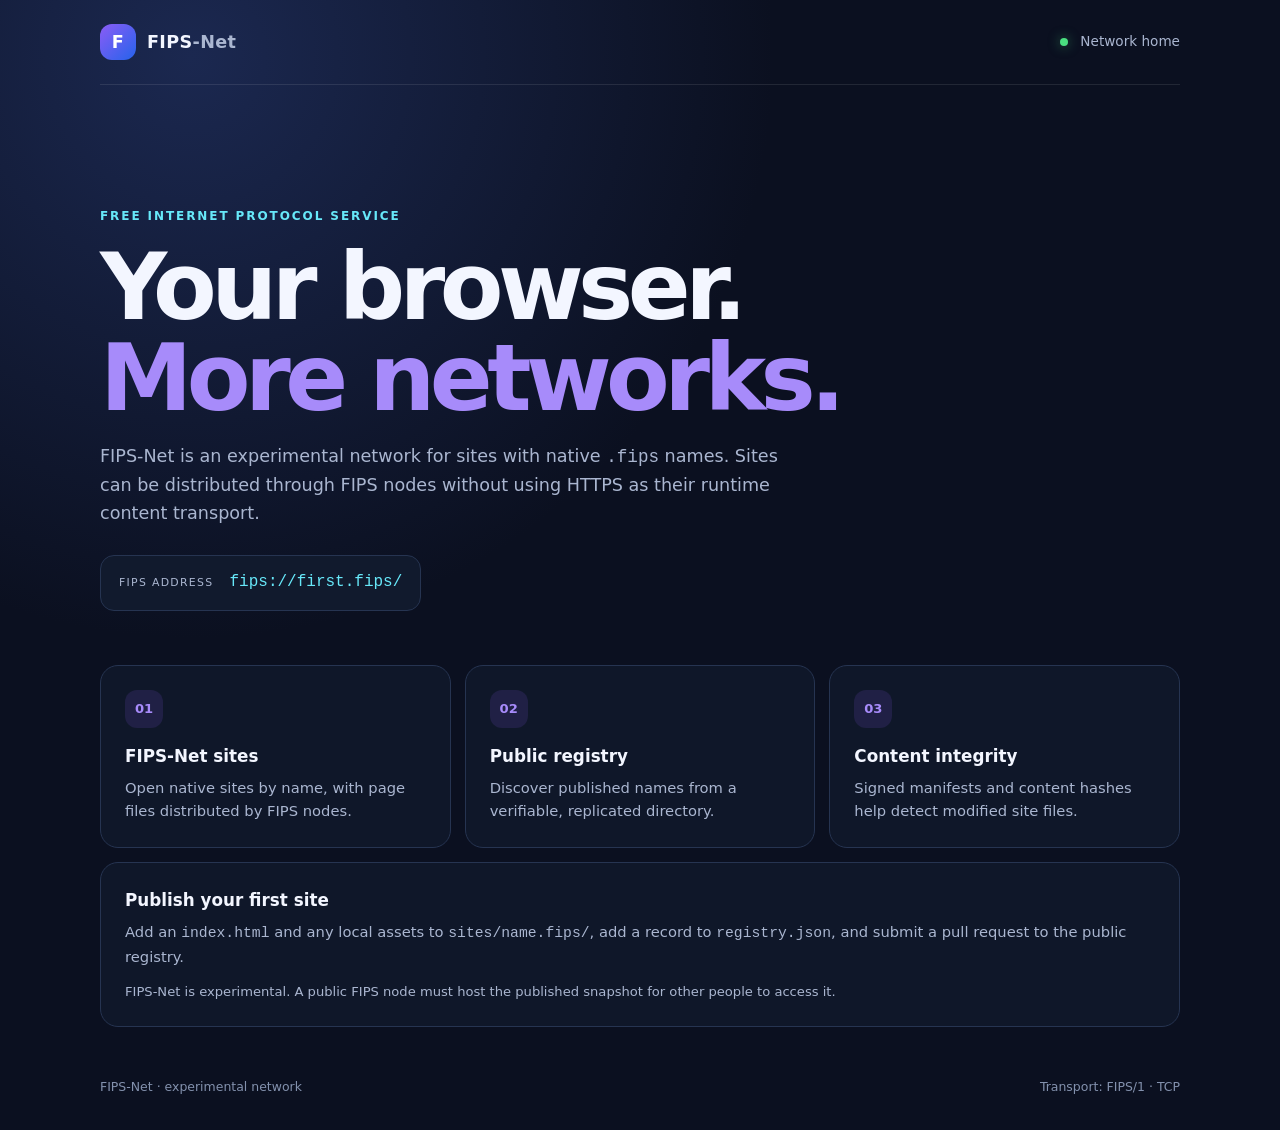
<file: sites/first.fips/index.html>
<!doctype html>
<html lang="en">
<head>
  <meta charset="utf-8">
  <meta name="viewport" content="width=device-width, initial-scale=1">
  <meta name="description" content="The home page of FIPS-Net, an experimental independent network.">
  <title>FIPS-Net — First</title>
  <link rel="stylesheet" href="style.css">
</head>
<body>
  <header class="topbar">
    <a class="brand" href="fips://first.fips/" aria-label="FIPS-Net home"><span class="mark">F</span><span>FIPS<span class="muted">-Net</span></span></a>
    <span class="network-status"><i></i> Network home</span>
  </header>
  <main>
    <section class="hero">
      <p class="eyebrow">FREE INTERNET PROTOCOL SERVICE</p>
      <h1>Your browser.<br><span>More networks.</span></h1>
      <p class="lead">FIPS-Net is an experimental network for sites with native <code>.fips</code> names. Sites can be distributed through FIPS nodes without using HTTPS as their runtime content transport.</p>
      <div class="address"><span class="address-label">FIPS ADDRESS</span><code>fips://first.fips/</code></div>
    </section>
    <section class="grid" aria-label="Network features">
      <article class="tile"><span class="tile-icon">01</span><h2>FIPS-Net sites</h2><p>Open native sites by name, with page files distributed by FIPS nodes.</p></article>
      <article class="tile"><span class="tile-icon">02</span><h2>Public registry</h2><p>Discover published names from a verifiable, replicated directory.</p></article>
      <article class="tile"><span class="tile-icon">03</span><h2>Content integrity</h2><p>Signed manifests and content hashes help detect modified site files.</p></article>
    </section>
    <section class="how">
      <h2>Publish your first site</h2>
      <p>Add an <code>index.html</code> and any local assets to <code>sites/name.fips/</code>, add a record to <code>registry.json</code>, and submit a pull request to the public registry.</p>
      <p class="note">FIPS-Net is experimental. A public FIPS node must host the published snapshot for other people to access it.</p>
    </section>
  </main>
  <footer><span>FIPS-Net · experimental network</span><span>Transport: FIPS/1 · TCP</span></footer>
</body>
</html>
</file>
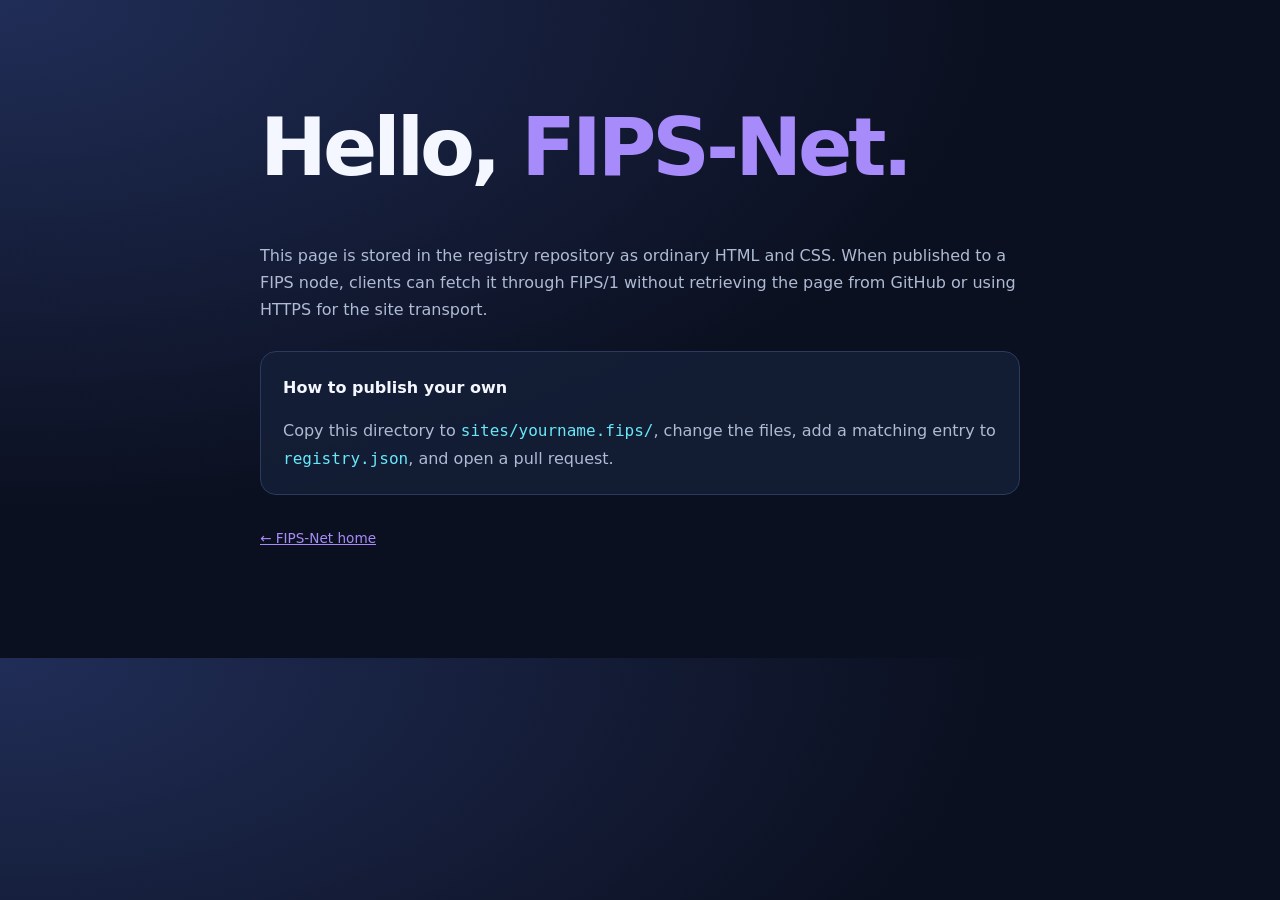
<file: sites/hello.fips/index.html>
<!doctype html>
<html lang="en">
<head>
  <meta charset="utf-8">
  <meta name="viewport" content="width=device-width, initial-scale=1">
  <title>Hello, FIPS-Net</title>
  <link rel="stylesheet" href="style.css">
</head>
<body>
  <main>
    <h1>Hello, <span>FIPS-Net.</span></h1>
    <p>This page is stored in the registry repository as ordinary HTML and CSS. When published to a FIPS node, clients can fetch it through FIPS/1 without retrieving the page from GitHub or using HTTPS for the site transport.</p>
    <div class="card"><strong>How to publish your own</strong><p>Copy this directory to <code>sites/yourname.fips/</code>, change the files, add a matching entry to <code>registry.json</code>, and open a pull request.</p></div>
    <p class="small"><a href="fips://first.fips/">← FIPS-Net home</a></p>
  </main>
</body>
</html>
</file>
<file: sites/first.fips/style.css>
:root {
    color-scheme: dark;
    --bg: #0b1020;
    --panel: #121b31;
    --stroke: #263451;
    --text: #f3f6ff;
    --muted: #aab6d0;
    --violet: #a78bfa;
    --cyan: #67e8f9;
}

* {
    box-sizing: border-box;
}

body {
    margin: 0;
    min-height: 100vh;
    background: radial-gradient(circle at 15% 5%, #1b2850 0, transparent 38%), var(--bg);
    color: var(--text);
    font-family: Inter, ui-sans-serif, system-ui, -apple-system, BlinkMacSystemFont, "Segoe UI", sans-serif;
    line-height: 1.6;
}

a {
    color: inherit;
    text-decoration: none;
}

.topbar, main, footer {
    width: min(1080px, calc(100% - 40px));
    margin-inline: auto;
}

.topbar {
    display: flex;
    justify-content: space-between;
    align-items: center;
    padding: 24px 0;
    border-bottom: 1px solid #ffffff18;
}

.brand {
    display: inline-flex;
    align-items: center;
    gap: 11px;
    font-size: 1.1rem;
    font-weight: 750;
    letter-spacing: .02em;
}

.mark {
    display: grid;
    place-items: center;
    width: 36px;
    height: 36px;
    border-radius: 12px;
    background: linear-gradient(135deg, #8b5cf6, #2563eb);
    color: white;
}

.muted, .network-status {
    color: var(--muted);
}

.network-status {
    font-size: .85rem;
}

.network-status i {
    display: inline-block;
    width: 8px;
    height: 8px;
    border-radius: 50%;
    margin-right: 8px;
    background: #4ade80;
    box-shadow: 0 0 12px #4ade8080;
}

.hero {
    padding: clamp(56px, 10vw, 110px) 0 54px;
    max-width: 800px;
}

.eyebrow {
    color: var(--cyan);
    letter-spacing: .16em;
    font-size: .75rem;
    font-weight: 800;
}

h1 {
    margin: 16px 0;
    font-size: clamp(3rem, 8vw, 5.8rem);
    line-height: .98;
    letter-spacing: -.06em;
}

h1 span {
    color: var(--violet);
}

.lead {
    max-width: 680px;
    color: var(--muted);
    font-size: 1.1rem;
}

code {
    font-family: ui-monospace, SFMono-Regular, Menlo, Consolas, monospace;
}

.address {
    margin-top: 28px;
    display: flex;
    align-items: center;
    flex-wrap: wrap;
    gap: 16px;
    width: fit-content;
    padding: 14px 18px;
    border: 1px solid var(--stroke);
    border-radius: 14px;
    background: #111a2d;
}

.address-label {
    color: var(--muted);
    font-size: .68rem;
    letter-spacing: .12em;
}

.address code {
    color: var(--cyan);
}

.grid {
    display: grid;
    grid-template-columns: repeat(3, minmax(0, 1fr));
    gap: 14px;
}

.tile, .how {
    border: 1px solid var(--stroke);
    background: #111a2ccc;
    border-radius: 18px;
    padding: 24px;
}

.tile-icon {
    display: inline-grid;
    place-items: center;
    width: 38px;
    height: 38px;
    border-radius: 12px;
    background: #8b5cf622;
    color: var(--violet);
    font-size: .82rem;
    font-weight: 800;
}

h2 {
    margin: 15px 0 6px;
    font-size: 1.05rem;
}

.tile p, .how p {
    margin: 0;
    color: var(--muted);
    font-size: .92rem;
}

.how {
    margin-top: 14px;
}

.how h2 {
    margin-top: 0;
}

.how .note {
    margin-top: 12px;
    font-size: .82rem;
}

footer {
    display: flex;
    justify-content: space-between;
    gap: 12px;
    flex-wrap: wrap;
    padding: 26px 0 36px;
    margin-top: 24px;
    color: #8391ad;
    font-size: .78rem;
}

@media (max-width: 720px) {
    .grid {
        grid-template-columns: 1fr;
    }

    .network-status {
        display: none;
    }

    .topbar, main, footer {
        width: min(100% - 28px, 1080px);
    }

    .address {
        align-items: flex-start;
        flex-direction: column;
        gap: 4px;
    }
}
</file>
<file: sites/hello.fips/style.css>
:root { color-scheme: dark; --bg: #0b1020; --panel: #152039; --stroke: #2a3b5d; --text: #f4f7ff; --muted: #aebbd3; --purple: #a78bfa; }
* { box-sizing: border-box; }
body { margin: 0; background: radial-gradient(ellipse at top left, #202d57, var(--bg) 55%); color: var(--text); font: 1rem/1.7 system-ui, sans-serif; }
main { width: min(760px, calc(100% - 32px)); margin: 12vh auto; }
.tag { color: #67e8f9; font-weight: 800; font-size: .75rem; letter-spacing: .15em; }
h1 { font-size: clamp(3rem, 9vw, 5rem); line-height: 1; letter-spacing: -.05em; }
h1 span { color: var(--purple); }
p { color: var(--muted); }
.card { margin-top: 28px; border: 1px solid var(--stroke); background: #152039cc; border-radius: 16px; padding: 22px; }
.card strong { color: var(--text); }
.card p { margin-bottom: 0; }
code { color: #67e8f9; }
a { color: var(--purple); }
.small { margin-top: 32px; font-size: .85rem; }
</file>
